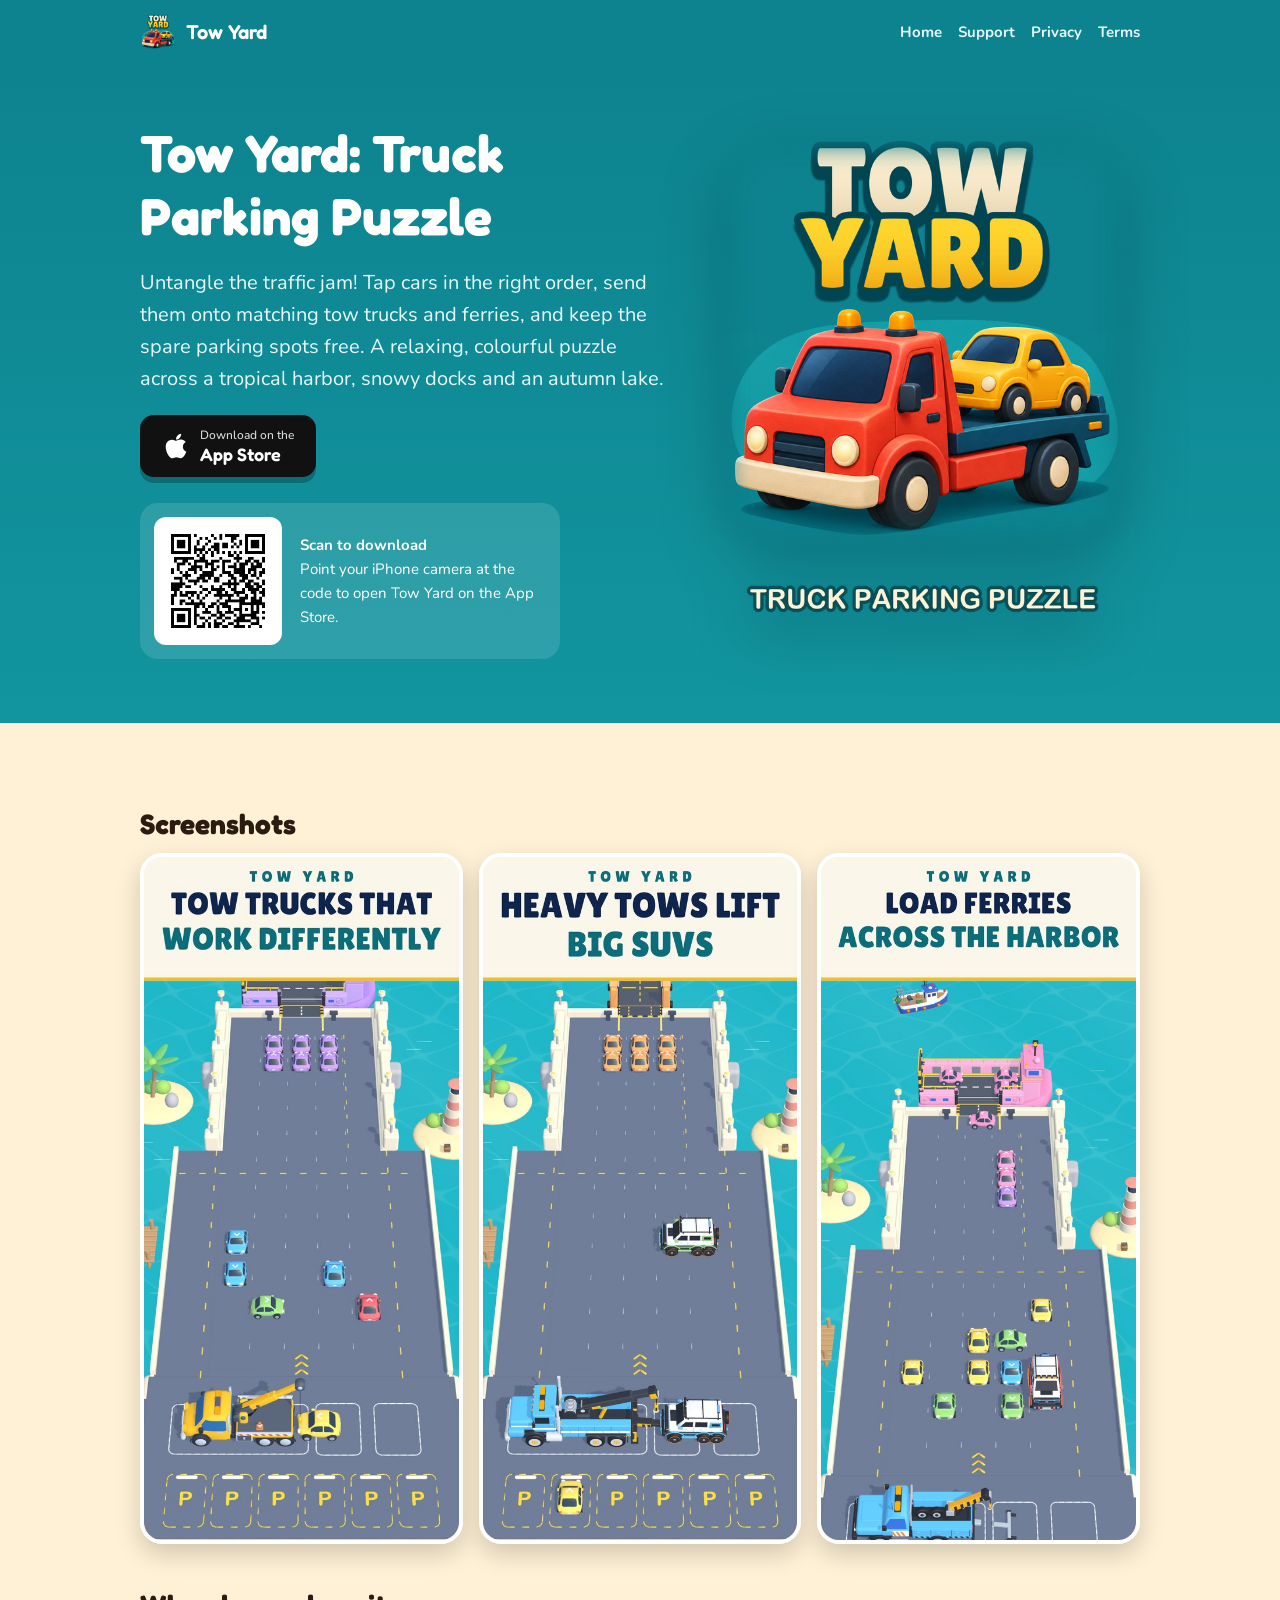
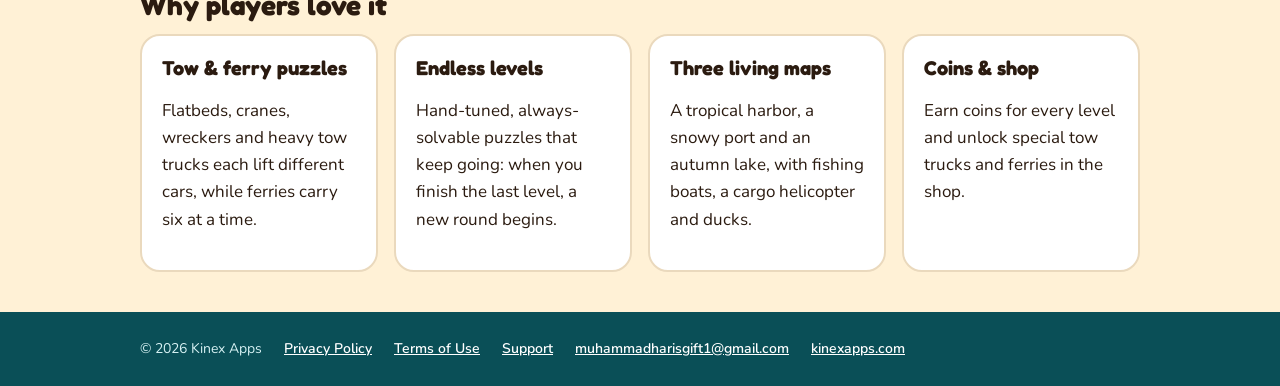
<file: index.html>
<!doctype html>
<html lang="en">
<head>
<meta charset="utf-8">
<meta name="viewport" content="width=device-width,initial-scale=1">
<title>Tow Yard: Truck Parking Puzzle</title>
<meta name="description" content="Tow Yard: Truck Parking Puzzle, a relaxing traffic puzzle game for iPhone and iPad.">
<link rel="icon" href="assets/favicon.png">
<link rel="apple-touch-icon" href="assets/apple-touch-icon.png">
<meta property="og:title" content="Tow Yard: Truck Parking Puzzle">
<meta property="og:description" content="Tow Yard: Truck Parking Puzzle, a relaxing traffic puzzle game for iPhone and iPad.">
<meta property="og:image" content="https://mu-haris.github.io/Tow-Yard/assets/icon-512.png">
<meta property="og:url" content="https://mu-haris.github.io/Tow-Yard/">
<link rel="preconnect" href="https://fonts.googleapis.com"><link rel="preconnect" href="https://fonts.gstatic.com" crossorigin>
<link href="https://fonts.googleapis.com/css2?family=Fredoka:wght@500;600&family=Nunito:wght@400;600;700&display=swap" rel="stylesheet">
<link rel="stylesheet" href="assets/site.css">
</head>
<body>
<header class="top"><div class="wrap">
<a class="brand" href=""><img src="assets/icon-512.png" alt=""><span>Tow Yard</span></a>
<nav><a href="">Home</a><a href="support/">Support</a><a href="privacy/">Privacy</a><a href="terms/">Terms</a></nav>
</div></header>

<section class="hero"><div class="wrap">
<div>
<h1>Tow Yard: Truck Parking Puzzle</h1>
<p class="lead">Untangle the traffic jam! Tap cars in the right order, send them onto matching tow trucks and ferries, and keep the spare parking spots free. A relaxing, colourful puzzle across a tropical harbor, snowy docks and an autumn lake.</p>
<a class="btn" href="download/"><svg viewBox="0 0 384 512" aria-hidden="true"><path d="M318.7 268.7c-.2-36.7 16.4-64.4 50-84.8-18.8-26.9-47.2-41.7-84.7-44.6-35.5-2.8-74.3 20.7-88.5 20.7-15 0-49.4-19.7-76.4-19.7C63.3 141.2 4 184.8 4 273.5q0 39.3 14.4 81.2c12.8 36.7 59 126.7 107.2 125.2 25.2-.6 43-17.9 75.8-17.9 31.8 0 48.3 17.9 76.4 17.9 48.6-.7 90.4-82.5 102.6-119.3-65.2-30.7-61.7-90-61.7-91.9zm-56.6-164.2c27.3-32.4 24.8-61.9 24-72.5-24.1 1.4-52 16.4-67.9 34.9-17.5 19.8-27.8 44.3-25.6 71.9 26.1 2 49.9-11.4 69.5-34.3z"/></svg><span><small>Download on the</small>App Store</span></a>
<div class="qr"><img src="assets/qr-app-store-small.png" alt="QR code that opens Tow Yard on the App Store"><p><strong>Scan to download</strong><br>Point your iPhone camera at the code to open Tow Yard on the App Store.</p></div>
</div>
<img class="logo" src="assets/logo.png" alt="Tow Yard: Truck Parking Puzzle logo">
</div></section>
<section><div class="wrap">
<h2>Screenshots</h2>
<div class="shots">
<img src="assets/screen-1.jpg" alt="Tropical harbor level with tow trucks and a ferry" loading="lazy">
<img src="assets/screen-2.jpg" alt="Snowy harbor level with falling snow" loading="lazy">
<img src="assets/screen-3.jpg" alt="Autumn lake level with falling leaves" loading="lazy">
</div>
<h2>Why players love it</h2>
<div class="features">
<div class="card"><h3>Tow &amp; ferry puzzles</h3><p>Flatbeds, cranes, wreckers and heavy tow trucks each lift different cars, while ferries carry six at a time.</p></div>
<div class="card"><h3>Endless levels</h3><p>Hand-tuned, always-solvable puzzles that keep going: when you finish the last level, a new round begins.</p></div>
<div class="card"><h3>Three living maps</h3><p>A tropical harbor, a snowy port and an autumn lake, with fishing boats, a cargo helicopter and ducks.</p></div>
<div class="card"><h3>Coins &amp; shop</h3><p>Earn coins for every level and unlock special tow trucks and ferries in the shop.</p></div>
</div>
</div></section>

<footer><div class="wrap">
<span>&copy; 2026 Kinex Apps</span>
<a href="privacy/">Privacy Policy</a><a href="terms/">Terms of Use</a><a href="support/">Support</a>
<a href="mailto:muhammadharisgift1@gmail.com">muhammadharisgift1@gmail.com</a><a href="https://kinexapps.com/">kinexapps.com</a>
</div></footer>
</body>
</html>
</file>
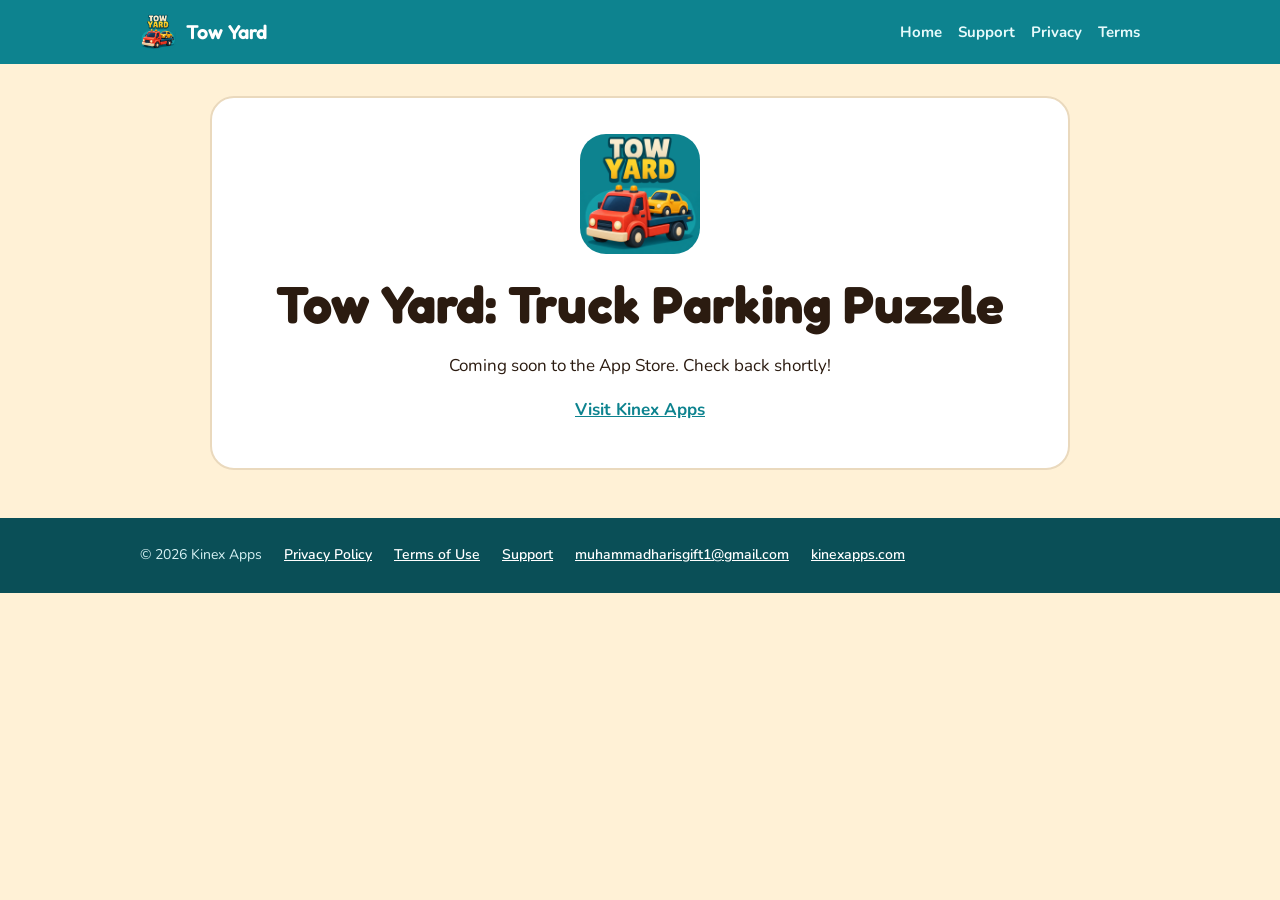
<file: download/index.html>
<!doctype html>
<html lang="en">
<head>
<meta charset="utf-8">
<meta name="viewport" content="width=device-width,initial-scale=1">
<title>Download | Tow Yard: Truck Parking Puzzle</title>
<meta name="description" content="Download Tow Yard: Truck Parking Puzzle on the App Store.">
<link rel="icon" href="../assets/favicon.png">
<link rel="apple-touch-icon" href="../assets/apple-touch-icon.png">
<meta property="og:title" content="Download | Tow Yard: Truck Parking Puzzle">
<meta property="og:description" content="Download Tow Yard: Truck Parking Puzzle on the App Store.">
<meta property="og:image" content="https://mu-haris.github.io/Tow-Yard/assets/icon-512.png">
<meta property="og:url" content="https://mu-haris.github.io/Tow-Yard/download/">
<link rel="preconnect" href="https://fonts.googleapis.com"><link rel="preconnect" href="https://fonts.gstatic.com" crossorigin>
<link href="https://fonts.googleapis.com/css2?family=Fredoka:wght@500;600&family=Nunito:wght@400;600;700&display=swap" rel="stylesheet">
<link rel="stylesheet" href="../assets/site.css">
</head>
<body>
<header class="top"><div class="wrap">
<a class="brand" href="../"><img src="../assets/icon-512.png" alt=""><span>Tow Yard</span></a>
<nav><a href="../">Home</a><a href="../support/">Support</a><a href="../privacy/">Privacy</a><a href="../terms/">Terms</a></nav>
</div></header>

<main class="wrap"><article class="doc" style="text-align:center">
<img src="../assets/icon-512.png" alt="" style="width:120px;border-radius:26px;margin-top:8px">
<h1>Tow Yard: Truck Parking Puzzle</h1>
<p id="msg">Coming soon to the App Store. Check back shortly!</p>
<p><a href="https://kinexapps.com/">Visit Kinex Apps</a></p>
</article></main>


<footer><div class="wrap">
<span>&copy; 2026 Kinex Apps</span>
<a href="../privacy/">Privacy Policy</a><a href="../terms/">Terms of Use</a><a href="../support/">Support</a>
<a href="mailto:muhammadharisgift1@gmail.com">muhammadharisgift1@gmail.com</a><a href="https://kinexapps.com/">kinexapps.com</a>
</div></footer>
</body>
</html>
</file>
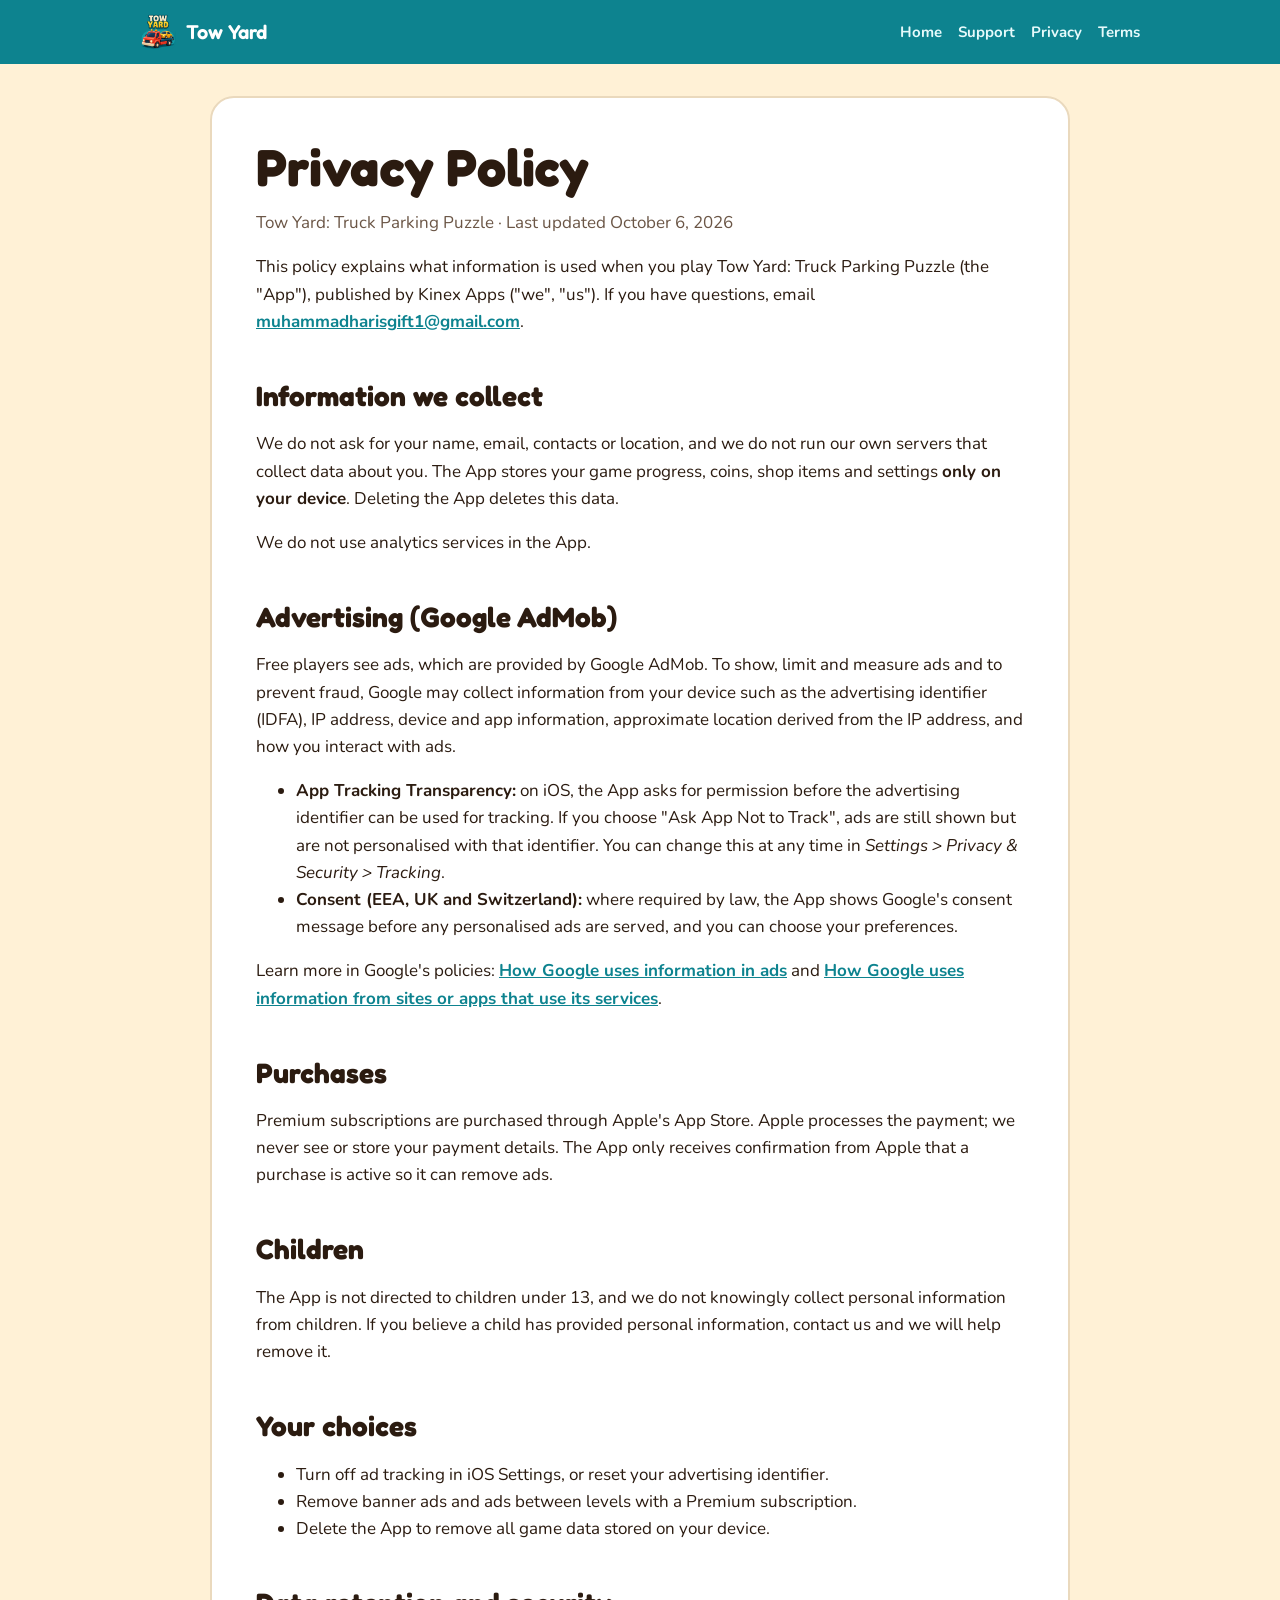
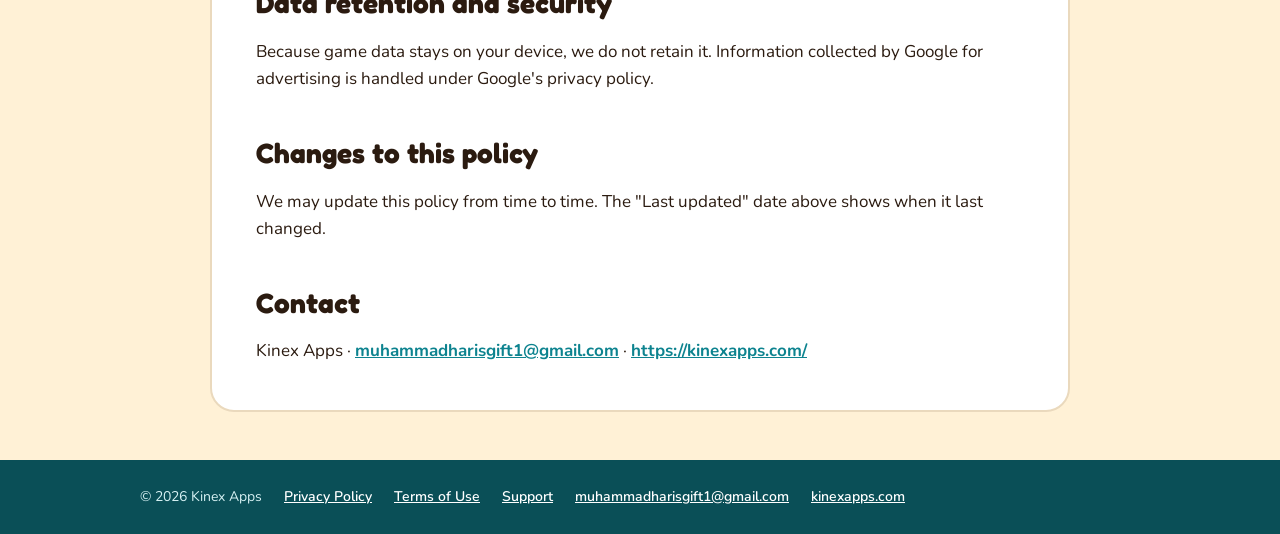
<file: privacy/index.html>
<!doctype html>
<html lang="en">
<head>
<meta charset="utf-8">
<meta name="viewport" content="width=device-width,initial-scale=1">
<title>Privacy Policy | Tow Yard: Truck Parking Puzzle</title>
<meta name="description" content="Privacy policy for Tow Yard: Truck Parking Puzzle.">
<link rel="icon" href="../assets/favicon.png">
<link rel="apple-touch-icon" href="../assets/apple-touch-icon.png">
<meta property="og:title" content="Privacy Policy | Tow Yard: Truck Parking Puzzle">
<meta property="og:description" content="Privacy policy for Tow Yard: Truck Parking Puzzle.">
<meta property="og:image" content="https://mu-haris.github.io/Tow-Yard/assets/icon-512.png">
<meta property="og:url" content="https://mu-haris.github.io/Tow-Yard/privacy/">
<link rel="preconnect" href="https://fonts.googleapis.com"><link rel="preconnect" href="https://fonts.gstatic.com" crossorigin>
<link href="https://fonts.googleapis.com/css2?family=Fredoka:wght@500;600&family=Nunito:wght@400;600;700&display=swap" rel="stylesheet">
<link rel="stylesheet" href="../assets/site.css">
</head>
<body>
<header class="top"><div class="wrap">
<a class="brand" href="../"><img src="../assets/icon-512.png" alt=""><span>Tow Yard</span></a>
<nav><a href="../">Home</a><a href="../support/">Support</a><a href="../privacy/">Privacy</a><a href="../terms/">Terms</a></nav>
</div></header>

<main class="wrap"><article class="doc">
<h1>Privacy Policy</h1>
<p class="meta">Tow Yard: Truck Parking Puzzle &middot; Last updated October 6, 2026</p>
<p>This policy explains what information is used when you play Tow Yard: Truck Parking Puzzle (the "App"), published by Kinex Apps ("we", "us"). If you have questions, email <a href="mailto:muhammadharisgift1@gmail.com">muhammadharisgift1@gmail.com</a>.</p>
<h2>Information we collect</h2>
<p>We do not ask for your name, email, contacts or location, and we do not run our own servers that collect data about you. The App stores your game progress, coins, shop items and settings <strong>only on your device</strong>. Deleting the App deletes this data.</p>
<p>We do not use analytics services in the App.</p>
<h2>Advertising (Google AdMob)</h2>
<p>Free players see ads, which are provided by Google AdMob. To show, limit and measure ads and to prevent fraud, Google may collect information from your device such as the advertising identifier (IDFA), IP address, device and app information, approximate location derived from the IP address, and how you interact with ads.</p>
<ul>
<li><strong>App Tracking Transparency:</strong> on iOS, the App asks for permission before the advertising identifier can be used for tracking. If you choose "Ask App Not to Track", ads are still shown but are not personalised with that identifier. You can change this at any time in <em>Settings &gt; Privacy &amp; Security &gt; Tracking</em>.</li>
<li><strong>Consent (EEA, UK and Switzerland):</strong> where required by law, the App shows Google's consent message before any personalised ads are served, and you can choose your preferences.</li>
</ul>
<p>Learn more in Google's policies: <a href="https://policies.google.com/technologies/ads">How Google uses information in ads</a> and <a href="https://policies.google.com/technologies/partner-sites">How Google uses information from sites or apps that use its services</a>.</p>
<h2>Purchases</h2>
<p>Premium subscriptions are purchased through Apple's App Store. Apple processes the payment; we never see or store your payment details. The App only receives confirmation from Apple that a purchase is active so it can remove ads.</p>
<h2>Children</h2>
<p>The App is not directed to children under 13, and we do not knowingly collect personal information from children. If you believe a child has provided personal information, contact us and we will help remove it.</p>
<h2>Your choices</h2>
<ul>
<li>Turn off ad tracking in iOS Settings, or reset your advertising identifier.</li>
<li>Remove banner ads and ads between levels with a Premium subscription.</li>
<li>Delete the App to remove all game data stored on your device.</li>
</ul>
<h2>Data retention and security</h2>
<p>Because game data stays on your device, we do not retain it. Information collected by Google for advertising is handled under Google's privacy policy.</p>
<h2>Changes to this policy</h2>
<p>We may update this policy from time to time. The "Last updated" date above shows when it last changed.</p>
<h2>Contact</h2>
<p>Kinex Apps &middot; <a href="mailto:muhammadharisgift1@gmail.com">muhammadharisgift1@gmail.com</a> &middot; <a href="https://kinexapps.com/">https://kinexapps.com/</a></p>
</article></main>

<footer><div class="wrap">
<span>&copy; 2026 Kinex Apps</span>
<a href="../privacy/">Privacy Policy</a><a href="../terms/">Terms of Use</a><a href="../support/">Support</a>
<a href="mailto:muhammadharisgift1@gmail.com">muhammadharisgift1@gmail.com</a><a href="https://kinexapps.com/">kinexapps.com</a>
</div></footer>
</body>
</html>
</file>
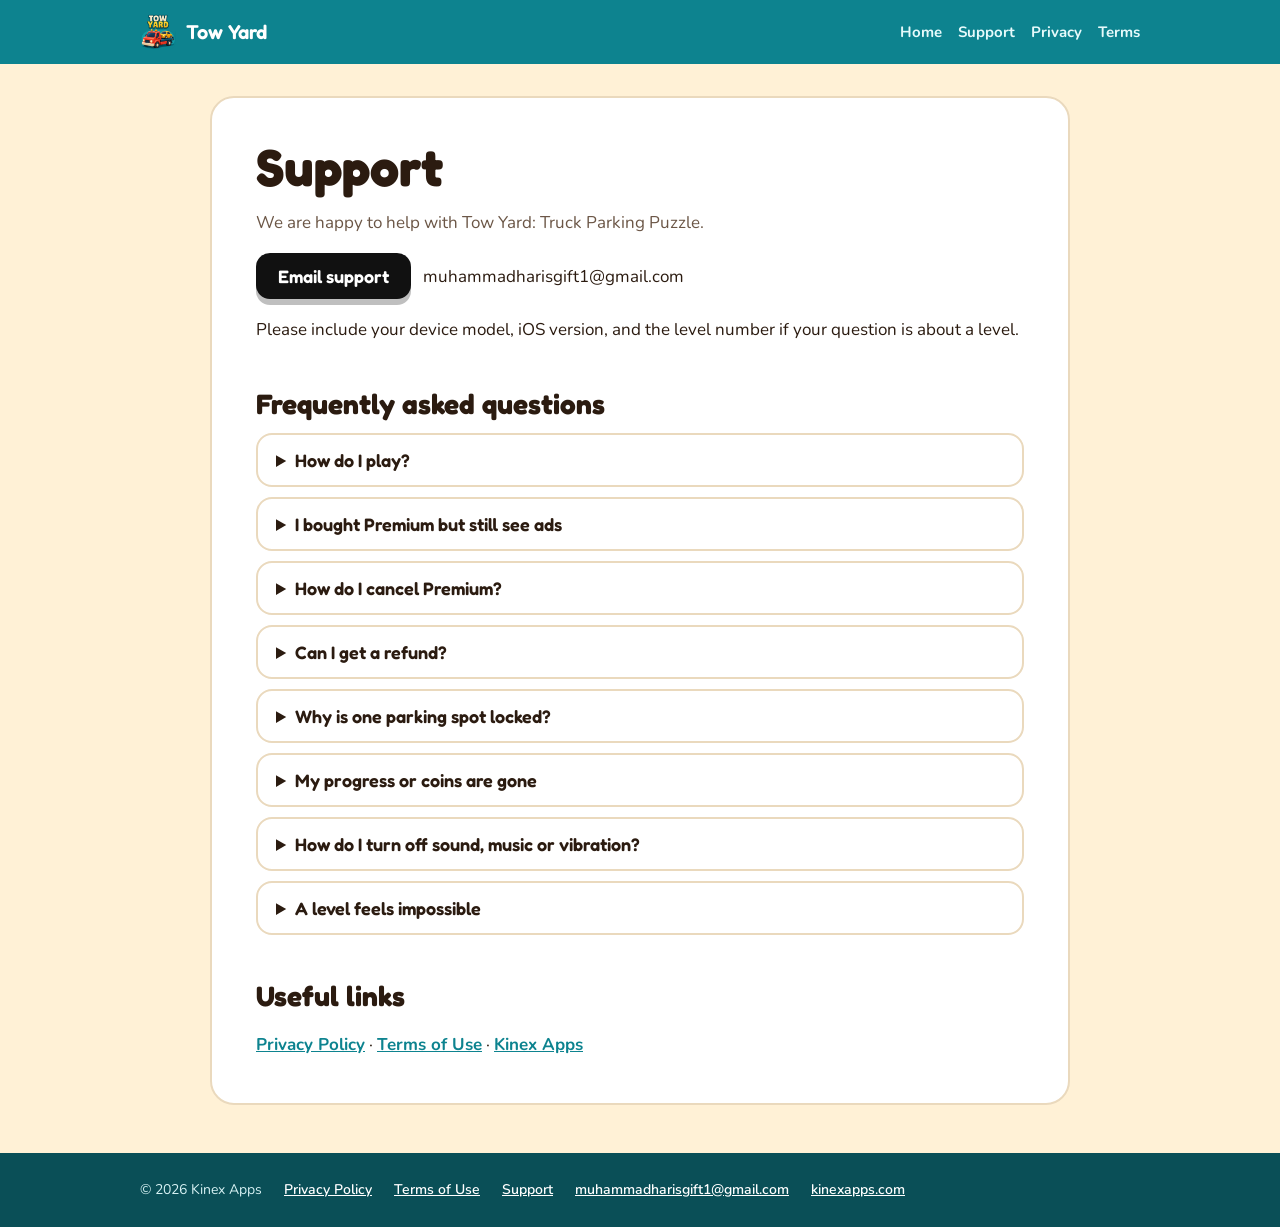
<file: support/index.html>
<!doctype html>
<html lang="en">
<head>
<meta charset="utf-8">
<meta name="viewport" content="width=device-width,initial-scale=1">
<title>Support | Tow Yard: Truck Parking Puzzle</title>
<meta name="description" content="Help and contact for Tow Yard: Truck Parking Puzzle.">
<link rel="icon" href="../assets/favicon.png">
<link rel="apple-touch-icon" href="../assets/apple-touch-icon.png">
<meta property="og:title" content="Support | Tow Yard: Truck Parking Puzzle">
<meta property="og:description" content="Help and contact for Tow Yard: Truck Parking Puzzle.">
<meta property="og:image" content="https://mu-haris.github.io/Tow-Yard/assets/icon-512.png">
<meta property="og:url" content="https://mu-haris.github.io/Tow-Yard/support/">
<link rel="preconnect" href="https://fonts.googleapis.com"><link rel="preconnect" href="https://fonts.gstatic.com" crossorigin>
<link href="https://fonts.googleapis.com/css2?family=Fredoka:wght@500;600&family=Nunito:wght@400;600;700&display=swap" rel="stylesheet">
<link rel="stylesheet" href="../assets/site.css">
</head>
<body>
<header class="top"><div class="wrap">
<a class="brand" href="../"><img src="../assets/icon-512.png" alt=""><span>Tow Yard</span></a>
<nav><a href="../">Home</a><a href="../support/">Support</a><a href="../privacy/">Privacy</a><a href="../terms/">Terms</a></nav>
</div></header>

<main class="wrap"><article class="doc">
<h1>Support</h1>
<p class="meta">We are happy to help with Tow Yard: Truck Parking Puzzle.</p>
<div class="contact"><a class="btn" href="mailto:muhammadharisgift1@gmail.com?subject=Car%20Tow%20Jam%20Support">Email support</a><span>muhammadharisgift1@gmail.com</span></div>
<p>Please include your device model, iOS version, and the level number if your question is about a level.</p>
<h2>Frequently asked questions</h2>
<div class="faq">
<details><summary>How do I play?</summary><p>Tap a car to drive it out. A car can leave only if nothing blocks its path. Cars of the active tow truck's colour load onto the truck; other cars wait in the yellow <strong>P</strong> parking spots. Top cars go to the ferry of their colour. Keep parking spots free so you do not run out of moves.</p></details>
<details><summary>I bought Premium but still see ads</summary><p>Open <strong>Settings &gt; Restore Purchases</strong>. Make sure you are signed in with the same Apple ID that bought the subscription. Optional rewarded videos (like doubling coins) stay available with Premium.</p></details>
<details><summary>How do I cancel Premium?</summary><p>On your iPhone, open <em>Settings &gt; [your name] &gt; Subscriptions</em>, choose Tow Yard and tap Cancel. Deleting the App does not cancel the subscription.</p></details>
<details><summary>Can I get a refund?</summary><p>Purchases are handled by Apple. Request a refund at <a href="https://reportaproblem.apple.com">reportaproblem.apple.com</a>.</p></details>
<details><summary>Why is one parking spot locked?</summary><p>The leftmost parking spot unlocks for 4 minutes when you watch a short ad (tap the padlock). Every level can be finished with the other spots; the extra spot just makes it easier. Premium keeps it unlocked.</p></details>
<details><summary>My progress or coins are gone</summary><p>Progress and coins are saved on your device. They are removed if the App is deleted. Premium can always be restored with Restore Purchases.</p></details>
<details><summary>How do I turn off sound, music or vibration?</summary><p>Tap the gear button in the game to open Settings. Use the Music slider and the Sound and Vibration switches.</p></details>
<details><summary>A level feels impossible</summary><p>Every level has a solution. Try parking different blocking cars, and use the parking spots sparingly. You can restart a level from the pause menu.</p></details>
</div>
<h2>Useful links</h2>
<p><a href="../privacy/">Privacy Policy</a> &middot; <a href="../terms/">Terms of Use</a> &middot; <a href="https://kinexapps.com/">Kinex Apps</a></p>
</article></main>

<footer><div class="wrap">
<span>&copy; 2026 Kinex Apps</span>
<a href="../privacy/">Privacy Policy</a><a href="../terms/">Terms of Use</a><a href="../support/">Support</a>
<a href="mailto:muhammadharisgift1@gmail.com">muhammadharisgift1@gmail.com</a><a href="https://kinexapps.com/">kinexapps.com</a>
</div></footer>
</body>
</html>
</file>
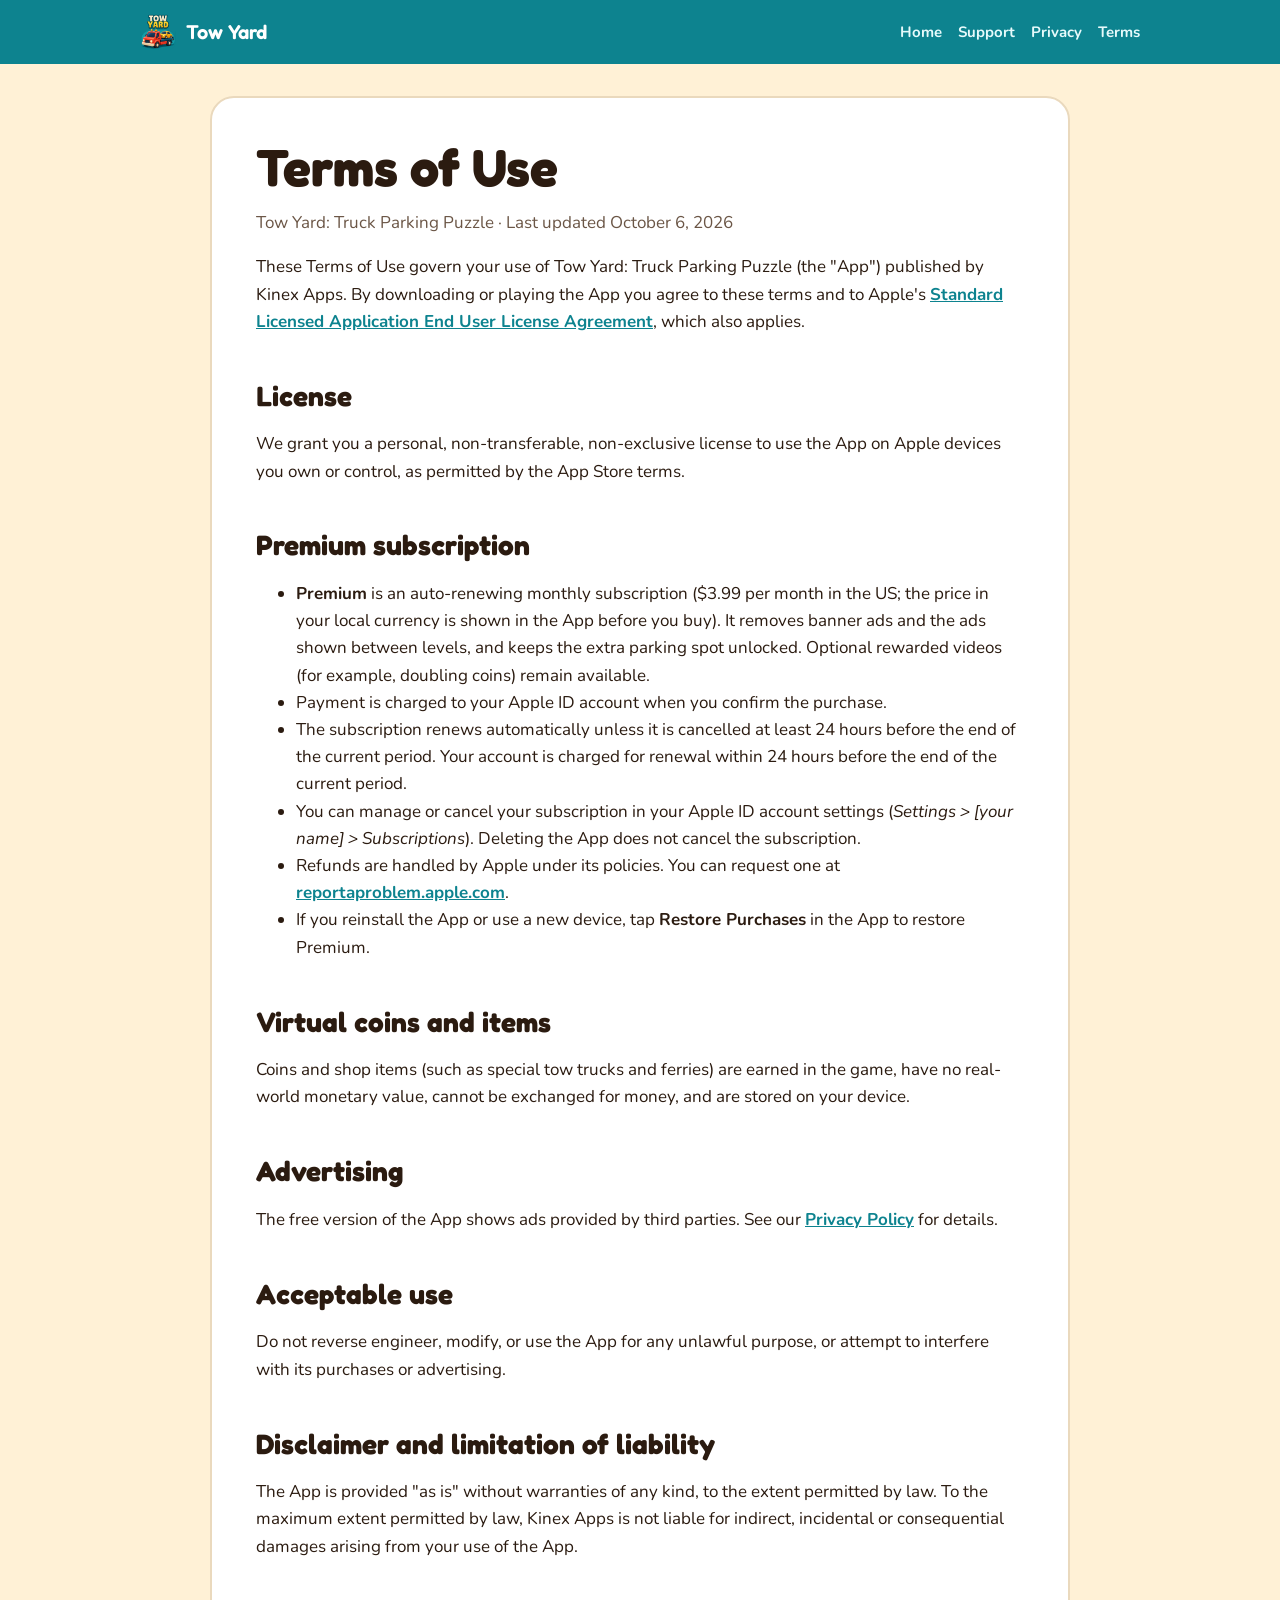
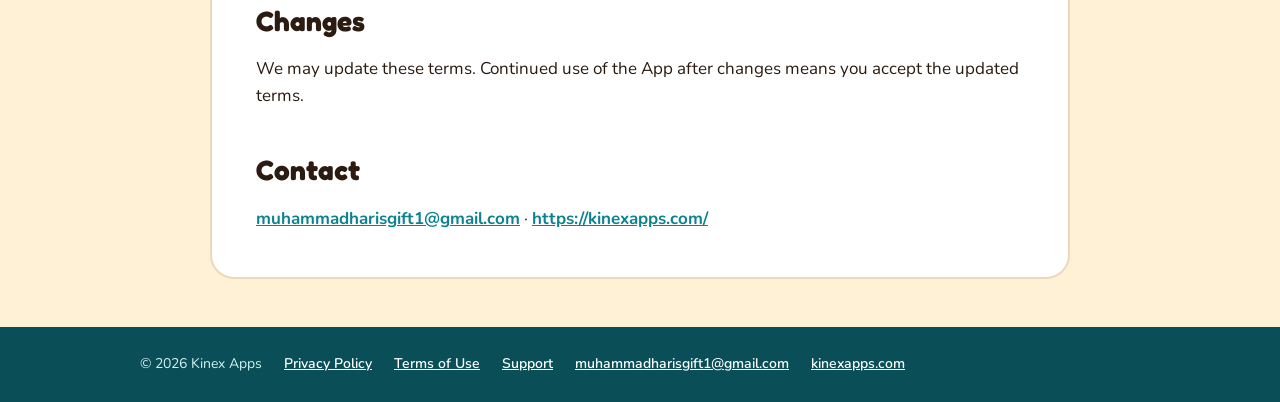
<file: terms/index.html>
<!doctype html>
<html lang="en">
<head>
<meta charset="utf-8">
<meta name="viewport" content="width=device-width,initial-scale=1">
<title>Terms of Use | Tow Yard: Truck Parking Puzzle</title>
<meta name="description" content="Terms of use and subscription terms for Tow Yard: Truck Parking Puzzle.">
<link rel="icon" href="../assets/favicon.png">
<link rel="apple-touch-icon" href="../assets/apple-touch-icon.png">
<meta property="og:title" content="Terms of Use | Tow Yard: Truck Parking Puzzle">
<meta property="og:description" content="Terms of use and subscription terms for Tow Yard: Truck Parking Puzzle.">
<meta property="og:image" content="https://mu-haris.github.io/Tow-Yard/assets/icon-512.png">
<meta property="og:url" content="https://mu-haris.github.io/Tow-Yard/terms/">
<link rel="preconnect" href="https://fonts.googleapis.com"><link rel="preconnect" href="https://fonts.gstatic.com" crossorigin>
<link href="https://fonts.googleapis.com/css2?family=Fredoka:wght@500;600&family=Nunito:wght@400;600;700&display=swap" rel="stylesheet">
<link rel="stylesheet" href="../assets/site.css">
</head>
<body>
<header class="top"><div class="wrap">
<a class="brand" href="../"><img src="../assets/icon-512.png" alt=""><span>Tow Yard</span></a>
<nav><a href="../">Home</a><a href="../support/">Support</a><a href="../privacy/">Privacy</a><a href="../terms/">Terms</a></nav>
</div></header>

<main class="wrap"><article class="doc">
<h1>Terms of Use</h1>
<p class="meta">Tow Yard: Truck Parking Puzzle &middot; Last updated October 6, 2026</p>
<p>These Terms of Use govern your use of Tow Yard: Truck Parking Puzzle (the "App") published by Kinex Apps. By downloading or playing the App you agree to these terms and to Apple's <a href="https://www.apple.com/legal/internet-services/itunes/dev/stdeula/">Standard Licensed Application End User License Agreement</a>, which also applies.</p>
<h2>License</h2>
<p>We grant you a personal, non-transferable, non-exclusive license to use the App on Apple devices you own or control, as permitted by the App Store terms.</p>
<h2>Premium subscription</h2>
<ul>
<li><strong>Premium</strong> is an auto-renewing monthly subscription ($3.99 per month in the US; the price in your local currency is shown in the App before you buy). It removes banner ads and the ads shown between levels, and keeps the extra parking spot unlocked. Optional rewarded videos (for example, doubling coins) remain available.</li>
<li>Payment is charged to your Apple ID account when you confirm the purchase.</li>
<li>The subscription renews automatically unless it is cancelled at least 24 hours before the end of the current period. Your account is charged for renewal within 24 hours before the end of the current period.</li>
<li>You can manage or cancel your subscription in your Apple ID account settings (<em>Settings &gt; [your name] &gt; Subscriptions</em>). Deleting the App does not cancel the subscription.</li>
<li>Refunds are handled by Apple under its policies. You can request one at <a href="https://reportaproblem.apple.com">reportaproblem.apple.com</a>.</li>
<li>If you reinstall the App or use a new device, tap <strong>Restore Purchases</strong> in the App to restore Premium.</li>
</ul>
<h2>Virtual coins and items</h2>
<p>Coins and shop items (such as special tow trucks and ferries) are earned in the game, have no real-world monetary value, cannot be exchanged for money, and are stored on your device.</p>
<h2>Advertising</h2>
<p>The free version of the App shows ads provided by third parties. See our <a href="../privacy/">Privacy Policy</a> for details.</p>
<h2>Acceptable use</h2>
<p>Do not reverse engineer, modify, or use the App for any unlawful purpose, or attempt to interfere with its purchases or advertising.</p>
<h2>Disclaimer and limitation of liability</h2>
<p>The App is provided "as is" without warranties of any kind, to the extent permitted by law. To the maximum extent permitted by law, Kinex Apps is not liable for indirect, incidental or consequential damages arising from your use of the App.</p>
<h2>Changes</h2>
<p>We may update these terms. Continued use of the App after changes means you accept the updated terms.</p>
<h2>Contact</h2>
<p><a href="mailto:muhammadharisgift1@gmail.com">muhammadharisgift1@gmail.com</a> &middot; <a href="https://kinexapps.com/">https://kinexapps.com/</a></p>
</article></main>

<footer><div class="wrap">
<span>&copy; 2026 Kinex Apps</span>
<a href="../privacy/">Privacy Policy</a><a href="../terms/">Terms of Use</a><a href="../support/">Support</a>
<a href="mailto:muhammadharisgift1@gmail.com">muhammadharisgift1@gmail.com</a><a href="https://kinexapps.com/">kinexapps.com</a>
</div></footer>
</body>
</html>
</file>
<file: assets/site.css>
:root{--teal:#0D838F;--teal-d:#0A4F57;--cream:#FFF6E4;--card:#FFFFFF;--ink:#2B1B10;--muted:#6B5646;--yellow:#FFC526;--red:#E8452C;--line:#EAD9BD;--bg:#FFF1D6}
@media (prefers-color-scheme:dark){:root:not([data-theme="light"]){--cream:#0F2A2E;--card:#15373C;--ink:#F4ECDD;--muted:#BFD3D0;--line:#24545A;--bg:#0B2226}}
:root[data-theme="dark"]{--cream:#0F2A2E;--card:#15373C;--ink:#F4ECDD;--muted:#BFD3D0;--line:#24545A;--bg:#0B2226}
*{box-sizing:border-box}html{-webkit-text-size-adjust:100%}
body{margin:0;background:var(--bg);color:var(--ink);font:17px/1.6 "Nunito",system-ui,-apple-system,Segoe UI,sans-serif}
a{color:var(--teal);font-weight:700}@media (prefers-color-scheme:dark){a{color:#5FD4DE}}
.wrap{max-width:1040px;margin:0 auto;padding:0 20px}
header.top{background:var(--teal);color:#fff}
header.top .wrap{display:flex;align-items:center;gap:12px;min-height:64px;flex-wrap:wrap}
header.top a.brand{display:flex;align-items:center;gap:10px;color:#fff;text-decoration:none;font:600 20px "Fredoka",sans-serif}
header.top img{width:36px;height:36px;border-radius:9px}
header.top nav{margin-left:auto;display:flex;gap:16px;flex-wrap:wrap}
header.top nav a{color:#E6FAFB;font-weight:700;text-decoration:none;font-size:15px}
header.top nav a:hover{color:#fff;text-decoration:underline}
h1,h2,h3{font-family:"Fredoka",sans-serif;line-height:1.2}
h1{font-size:clamp(32px,6vw,52px);margin:.2em 0}h2{font-size:28px;margin:1.6em 0 .4em}h3{font-size:20px;margin:1.3em 0 .3em}
.hero{background:linear-gradient(180deg,var(--teal) 0,#12959F 100%);color:#fff;padding:48px 0 64px}
.hero .wrap{display:grid;grid-template-columns:1.1fr .9fr;gap:36px;align-items:center}
.hero p.lead{font-size:20px;color:#E9FBFC;max-width:34em}
.hero img.logo{width:100%;max-width:420px;display:block;margin:0 auto;filter:drop-shadow(0 18px 30px rgba(0,0,0,.25))}
.btn{display:inline-flex;align-items:center;gap:10px;background:#111;color:#fff;border-radius:14px;padding:12px 22px;text-decoration:none;font:600 18px "Fredoka",sans-serif;box-shadow:0 6px 0 rgba(0,0,0,.25)}
.btn small{display:block;font:500 12px "Nunito",sans-serif;opacity:.85}
.btn svg{width:28px;height:28px;fill:#fff}
.qr{display:flex;gap:18px;align-items:center;margin-top:26px;background:rgba(255,255,255,.12);border-radius:18px;padding:14px;max-width:420px}
.qr img{width:128px;height:128px;border-radius:12px;background:#fff}
.qr p{margin:0;color:#fff;font-size:15px}
section{padding:40px 0}
.features{display:grid;grid-template-columns:repeat(auto-fit,minmax(220px,1fr));gap:16px}
.card{background:var(--card);border:2px solid var(--line);border-radius:20px;padding:20px}
.card h3{margin-top:0}
.shots{display:grid;grid-template-columns:repeat(3,1fr);gap:16px}
.shots img{width:100%;border-radius:22px;border:4px solid #fff;box-shadow:0 10px 24px rgba(0,0,0,.18)}
.doc{background:var(--card);border:2px solid var(--line);border-radius:24px;padding:28px clamp(18px,4vw,44px);margin:32px auto 48px;max-width:860px}
.doc p,.doc li{color:var(--ink)}.doc .meta{color:var(--muted);margin-top:0}
.faq details{background:var(--card);border:2px solid var(--line);border-radius:16px;padding:14px 18px;margin:10px 0}
.faq summary{cursor:pointer;font:600 18px "Fredoka",sans-serif}
.contact{display:flex;flex-wrap:wrap;gap:12px;align-items:center}
footer{background:var(--teal-d);color:#D6F1F3;padding:26px 0;font-size:14px}
footer .wrap{display:flex;flex-wrap:wrap;gap:14px 22px;align-items:center}
footer a{color:#fff;font-weight:600}
@media (max-width:760px){.hero .wrap{grid-template-columns:1fr}.hero{padding:32px 0 44px}.shots{grid-template-columns:1fr 1fr}.shots img:nth-child(3){display:none}.qr img{width:104px;height:104px}}
</file>
